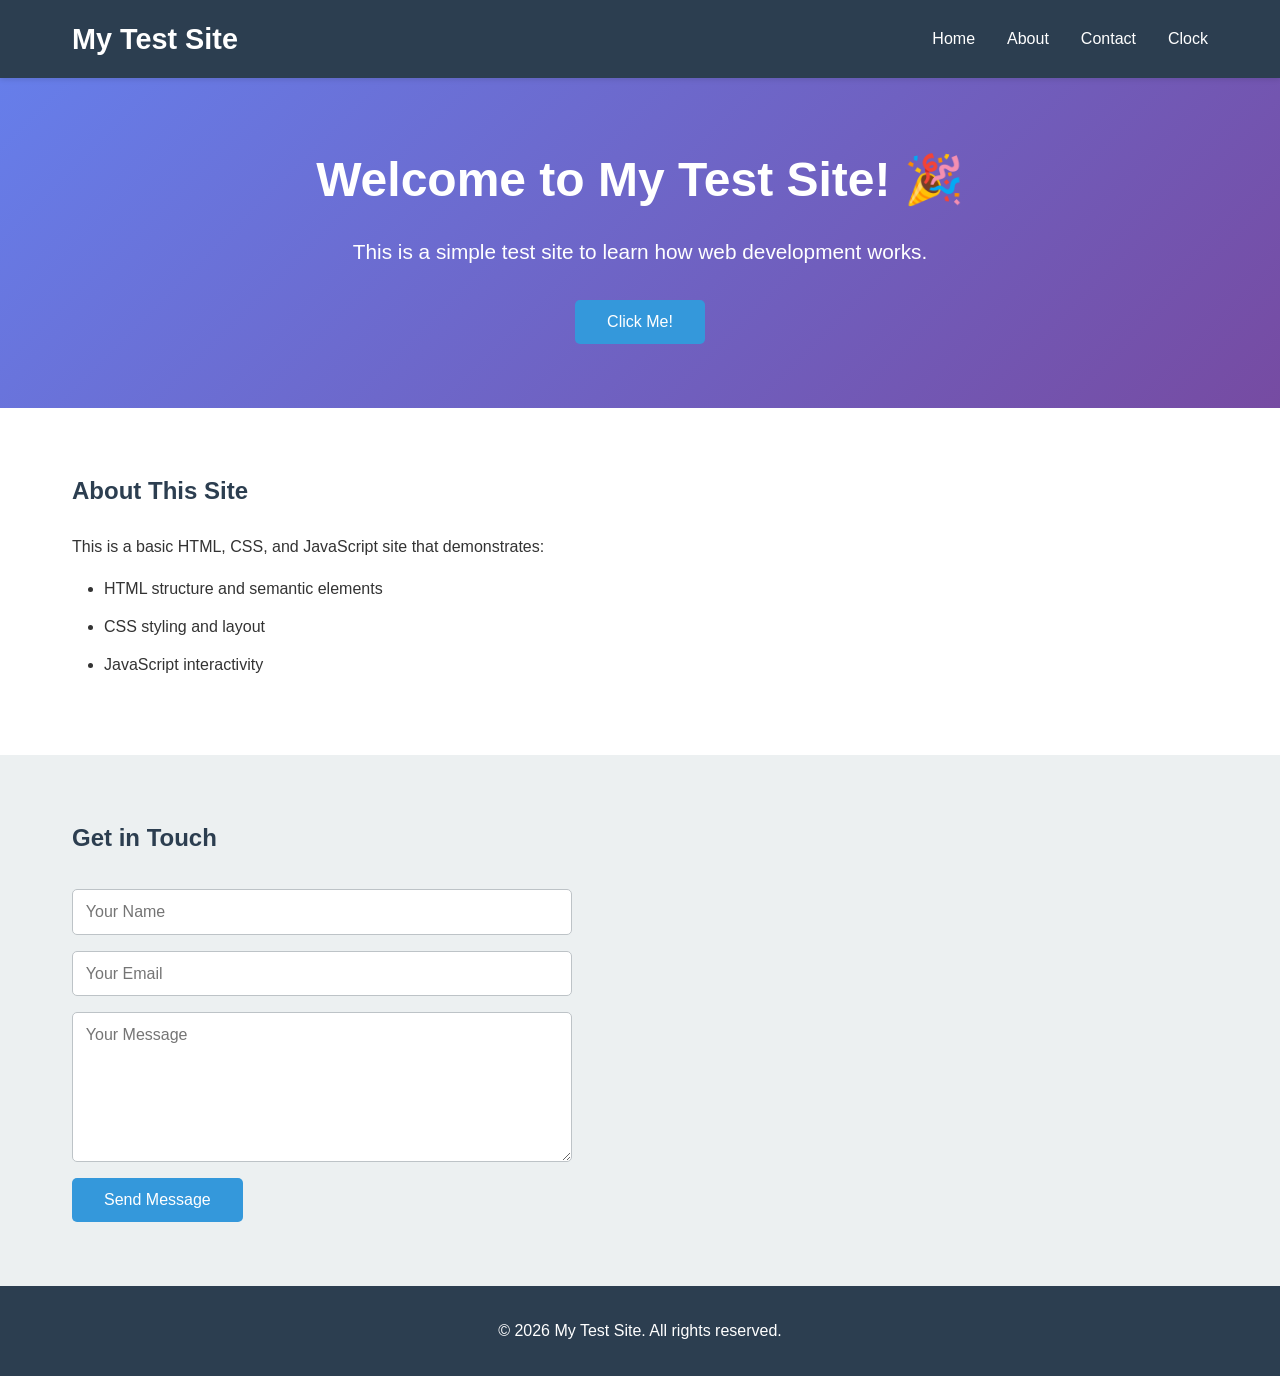
<file: index.html>
<!DOCTYPE html>
<html lang="en">
<head>
    <meta charset="UTF-8">
    <meta name="viewport" content="width=device-width, initial-scale=1.0">
    <title>My Test Site</title>
    <link rel="stylesheet" href="styles.css">
</head>
<body>
    <header>
        <nav class="navbar">
            <h1>My Test Site</h1>
            <ul>
                <li><a href="#home">Home</a></li>
                <li><a href="#about">About</a></li>
                <li><a href="#contact">Contact</a></li>
                <li><a href="clock.html">Clock</a></li>
            </ul>
        </nav>
    </header>

    <main>
        <section id="home" class="hero">
            <div class="container">
                <h2>Welcome to My Test Site! 🎉</h2>
                <p>This is a simple test site to learn how web development works.</p>
                <button onclick="showMessage()">Click Me!</button>
            </div>
        </section>

        <section id="about" class="about">
            <div class="container">
                <h2>About This Site</h2>
                <p>This is a basic HTML, CSS, and JavaScript site that demonstrates:</p>
                <ul>
                    <li>HTML structure and semantic elements</li>
                    <li>CSS styling and layout</li>
                    <li>JavaScript interactivity</li>
                </ul>
            </div>
        </section>

        <section id="contact" class="contact">
            <div class="container">
                <h2>Get in Touch</h2>
                <form onsubmit="handleSubmit(event)">
                    <input type="text" placeholder="Your Name" required>
                    <input type="email" placeholder="Your Email" required>
                    <textarea placeholder="Your Message" required></textarea>
                    <button type="submit">Send Message</button>
                </form>
            </div>
        </section>
    </main>

    <footer>
        <p>&copy; 2026 My Test Site. All rights reserved.</p>
    </footer>

    <script src="script.js"></script>
</body>
</html>
</file>
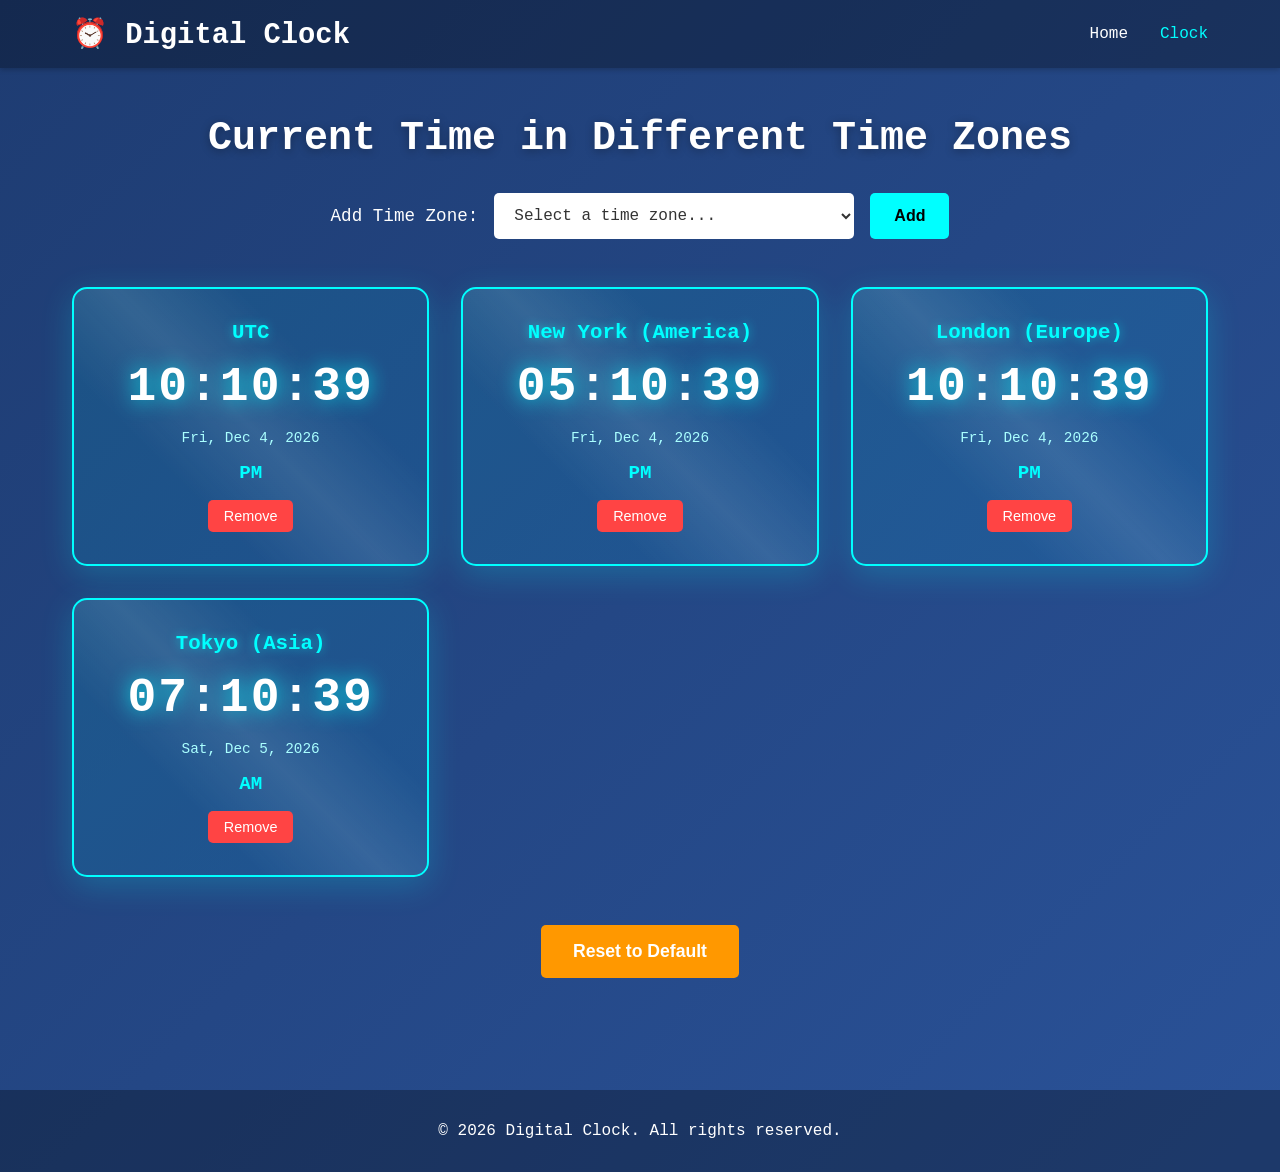
<file: clock.html>
<!DOCTYPE html>
<html lang="en">
<head>
    <meta charset="UTF-8">
    <meta name="viewport" content="width=device-width, initial-scale=1.0">
    <title>Digital Clock - Multiple Time Zones</title>
    <link rel="stylesheet" href="clock-styles.css">
</head>
<body>
    <header>
        <nav class="navbar">
            <h1>⏰ Digital Clock</h1>
            <ul>
                <li><a href="index.html">Home</a></li>
                <li><a href="clock.html" class="active">Clock</a></li>
            </ul>
        </nav>
    </header>

    <main>
        <section class="clock-section">
            <div class="container">
                <h2>Current Time in Different Time Zones</h2>
                
                <div class="controls">
                    <label for="timezone-select">Add Time Zone:</label>
                    <select id="timezone-select">
                        <option value="">Select a time zone...</option>
                        <option value="UTC">UTC (Coordinated Universal Time)</option>
                        <option value="America/New_York">Eastern Time (ET)</option>
                        <option value="America/Chicago">Central Time (CT)</option>
                        <option value="America/Denver">Mountain Time (MT)</option>
                        <option value="America/Los_Angeles">Pacific Time (PT)</option>
                        <option value="Europe/London">London (GMT)</option>
                        <option value="Europe/Paris">Paris (CET)</option>
                        <option value="Europe/Tokyo">Tokyo (JST)</option>
                        <option value="Asia/Shanghai">Shanghai (CST)</option>
                        <option value="Asia/Hong_Kong">Hong Kong (HKT)</option>
                        <option value="Asia/Dubai">Dubai (GST)</option>
                        <option value="Australia/Sydney">Sydney (AEDT)</option>
                        <option value="Pacific/Auckland">Auckland (NZDT)</option>
                        <option value="Asia/Kolkata">India (IST)</option>
                        <option value="Asia/Bangkok">Bangkok (ICT)</option>
                    </select>
                    <button onclick="addTimezone()">Add</button>
                </div>

                <div class="clocks-grid" id="clocksGrid">
                </div>

                <button class="reset-btn" onclick="resetClocks()">Reset to Default</button>
            </div>
        </section>
    </main>

    <footer>
        <p>&copy; 2026 Digital Clock. All rights reserved.</p>
    </footer>

    <script src="clock-script.js"></script>
</body>
</html>
</file>
<file: styles.css>
* {
    margin: 0;
    padding: 0;
    box-sizing: border-box;
}

body {
    font-family: 'Segoe UI', Tahoma, Geneva, Verdana, sans-serif;
    line-height: 1.6;
    color: #333;
    background-color: #f4f4f4;
}

header {
    background-color: #2c3e50;
    color: white;
    padding: 1rem 0;
    position: sticky;
    top: 0;
    box-shadow: 0 2px 5px rgba(0,0,0,0.1);
}

.navbar {
    display: flex;
    justify-content: space-between;
    align-items: center;
    max-width: 1200px;
    margin: 0 auto;
    padding: 0 2rem;
}

.navbar h1 {
    font-size: 1.8rem;
}

.navbar ul {
    display: flex;
    list-style: none;
    gap: 2rem;
}

.navbar a {
    color: white;
    text-decoration: none;
    transition: color 0.3s ease;
}

.navbar a:hover {
    color: #3498db;
}

.container {
    max-width: 1200px;
    margin: 0 auto;
    padding: 0 2rem;
}

main {
    min-height: calc(100vh - 200px);
}

section {
    padding: 4rem 0;
}

.hero {
    background: linear-gradient(135deg, #667eea 0%, #764ba2 100%);
    color: white;
    text-align: center;
}

.hero h2 {
    font-size: 3rem;
    margin-bottom: 1rem;
}

.hero p {
    font-size: 1.3rem;
    margin-bottom: 2rem;
}

button {
    background-color: #3498db;
    color: white;
    border: none;
    padding: 0.8rem 2rem;
    font-size: 1rem;
    border-radius: 5px;
    cursor: pointer;
    transition: background-color 0.3s ease;
}

button:hover {
    background-color: #2980b9;
}

.about {
    background-color: white;
}

.about h2 {
    margin-bottom: 1.5rem;
    color: #2c3e50;
}

.about ul {
    margin-left: 2rem;
    margin-top: 1rem;
}

.about li {
    margin-bottom: 0.8rem;
}

.contact {
    background-color: #ecf0f1;
}

.contact h2 {
    margin-bottom: 2rem;
    color: #2c3e50;
}

form {
    display: flex;
    flex-direction: column;
    gap: 1rem;
    max-width: 500px;
}

form input,
form textarea {
    padding: 0.8rem;
    font-size: 1rem;
    border: 1px solid #bdc3c7;
    border-radius: 5px;
    font-family: inherit;
}

form textarea {
    resize: vertical;
    min-height: 150px;
}

form button {
    align-self: flex-start;
}

footer {
    background-color: #2c3e50;
    color: white;
    text-align: center;
    padding: 2rem;
}

@media (max-width: 768px) {
    .navbar {
        flex-direction: column;
        gap: 1rem;
    }

    .navbar ul {
        flex-direction: column;
        gap: 0.5rem;
        text-align: center;
    }

    .hero h2 {
        font-size: 2rem;
    }

    .hero p {
        font-size: 1rem;
    }
}
</file>
<file: clock-styles.css>
* {
    margin: 0;
    padding: 0;
    box-sizing: border-box;
}

body {
    font-family: 'Courier New', Courier, monospace;
    background: linear-gradient(135deg, #1e3c72 0%, #2a5298 100%);
    color: #fff;
    min-height: 100vh;
}

header {
    background-color: rgba(0, 0, 0, 0.3);
    padding: 1rem 0;
    position: sticky;
    top: 0;
    box-shadow: 0 2px 5px rgba(0, 0, 0, 0.2);
}

.navbar {
    display: flex;
    justify-content: space-between;
    align-items: center;
    max-width: 1200px;
    margin: 0 auto;
    padding: 0 2rem;
}

.navbar h1 {
    font-size: 1.8rem;
    font-weight: bold;
}

.navbar ul {
    display: flex;
    list-style: none;
    gap: 2rem;
}

.navbar a {
    color: #fff;
    text-decoration: none;
    transition: color 0.3s ease;
}

.navbar a:hover,
.navbar a.active {
    color: #00ffff;
}

.container {
    max-width: 1200px;
    margin: 0 auto;
    padding: 0 2rem;
}

main {
    min-height: calc(100vh - 200px);
}

.clock-section {
    padding: 3rem 0;
}

.clock-section h2 {
    text-align: center;
    margin-bottom: 2rem;
    font-size: 2.5rem;
    text-shadow: 0 2px 10px rgba(0, 0, 0, 0.3);
}

.controls {
    display: flex;
    justify-content: center;
    gap: 1rem;
    margin-bottom: 3rem;
    flex-wrap: wrap;
}

.controls label {
    display: flex;
    align-items: center;
    font-size: 1.1rem;
}

.controls select {
    padding: 0.8rem 1rem;
    font-size: 1rem;
    border: none;
    border-radius: 5px;
    background-color: #fff;
    color: #333;
    cursor: pointer;
    font-family: inherit;
}

.controls button {
    padding: 0.8rem 1.5rem;
    background-color: #00ffff;
    color: #000;
    border: none;
    border-radius: 5px;
    font-size: 1rem;
    font-weight: bold;
    cursor: pointer;
    transition: all 0.3s ease;
}

.controls button:hover {
    background-color: #00dd00;
    transform: scale(1.05);
}

.clocks-grid {
    display: grid;
    grid-template-columns: repeat(auto-fill, minmax(280px, 1fr));
    gap: 2rem;
    margin-bottom: 3rem;
    min-height: 300px;
}

.clock-card {
    background: linear-gradient(135deg, rgba(0, 255, 255, 0.1) 0%, rgba(0, 200, 255, 0.1) 100%);
    border: 2px solid #00ffff;
    border-radius: 15px;
    padding: 2rem;
    text-align: center;
    box-shadow: 0 8px 32px rgba(0, 255, 255, 0.2);
    animation: slideIn 0.3s ease-out;
    position: relative;
    overflow: hidden;
}

@keyframes slideIn {
    from {
        opacity: 0;
        transform: translateY(20px);
    }
    to {
        opacity: 1;
        transform: translateY(0);
    }
}

.clock-card::before {
    content: '';
    position: absolute;
    top: 0;
    left: 0;
    right: 0;
    bottom: 0;
    background: linear-gradient(45deg, transparent 30%, rgba(255, 255, 255, 0.1) 50%, transparent 70%);
    animation: shine 3s infinite;
}

@keyframes shine {
    0% {
        transform: translateX(-100%);
    }
    100% {
        transform: translateX(100%);
    }
}

.clock-content {
    position: relative;
    z-index: 1;
}

.timezone-name {
    font-size: 1.3rem;
    font-weight: bold;
    margin-bottom: 1rem;
    color: #00ffff;
    text-shadow: 0 0 10px rgba(0, 255, 255, 0.5);
}

.time-display {
    font-size: 3rem;
    font-weight: bold;
    font-family: 'Courier New', Courier, monospace;
    margin-bottom: 1rem;
    letter-spacing: 2px;
    color: #fff;
    text-shadow: 0 0 20px rgba(0, 255, 255, 0.8);
}

.date-display {
    font-size: 0.9rem;
    color: #aaffff;
    margin-bottom: 1rem;
}

.am-pm {
    font-size: 1.2rem;
    color: #00ffff;
    font-weight: bold;
}

.remove-btn {
    margin-top: 1rem;
    padding: 0.5rem 1rem;
    background-color: #ff4444;
    color: white;
    border: none;
    border-radius: 5px;
    cursor: pointer;
    font-size: 0.9rem;
    transition: background-color 0.3s ease;
}

.remove-btn:hover {
    background-color: #ff0000;
}

.reset-btn {
    display: block;
    margin: 2rem auto;
    padding: 1rem 2rem;
    background-color: #ff9800;
    color: white;
    border: none;
    border-radius: 5px;
    font-size: 1.1rem;
    font-weight: bold;
    cursor: pointer;
    transition: all 0.3s ease;
}

.reset-btn:hover {
    background-color: #ff6f00;
    transform: scale(1.05);
}

footer {
    background-color: rgba(0, 0, 0, 0.3);
    color: white;
    text-align: center;
    padding: 2rem;
    margin-top: 2rem;
}

@media (max-width: 768px) {
    .navbar {
        flex-direction: column;
        gap: 1rem;
    }

    .navbar ul {
        flex-direction: column;
        gap: 0.5rem;
        text-align: center;
    }

    .clock-section h2 {
        font-size: 1.8rem;
    }

    .controls {
        flex-direction: column;
    }

    .controls select {
        width: 100%;
    }

    .clocks-grid {
        grid-template-columns: 1fr;
    }

    .time-display {
        font-size: 2rem;
    }
}
</file>
